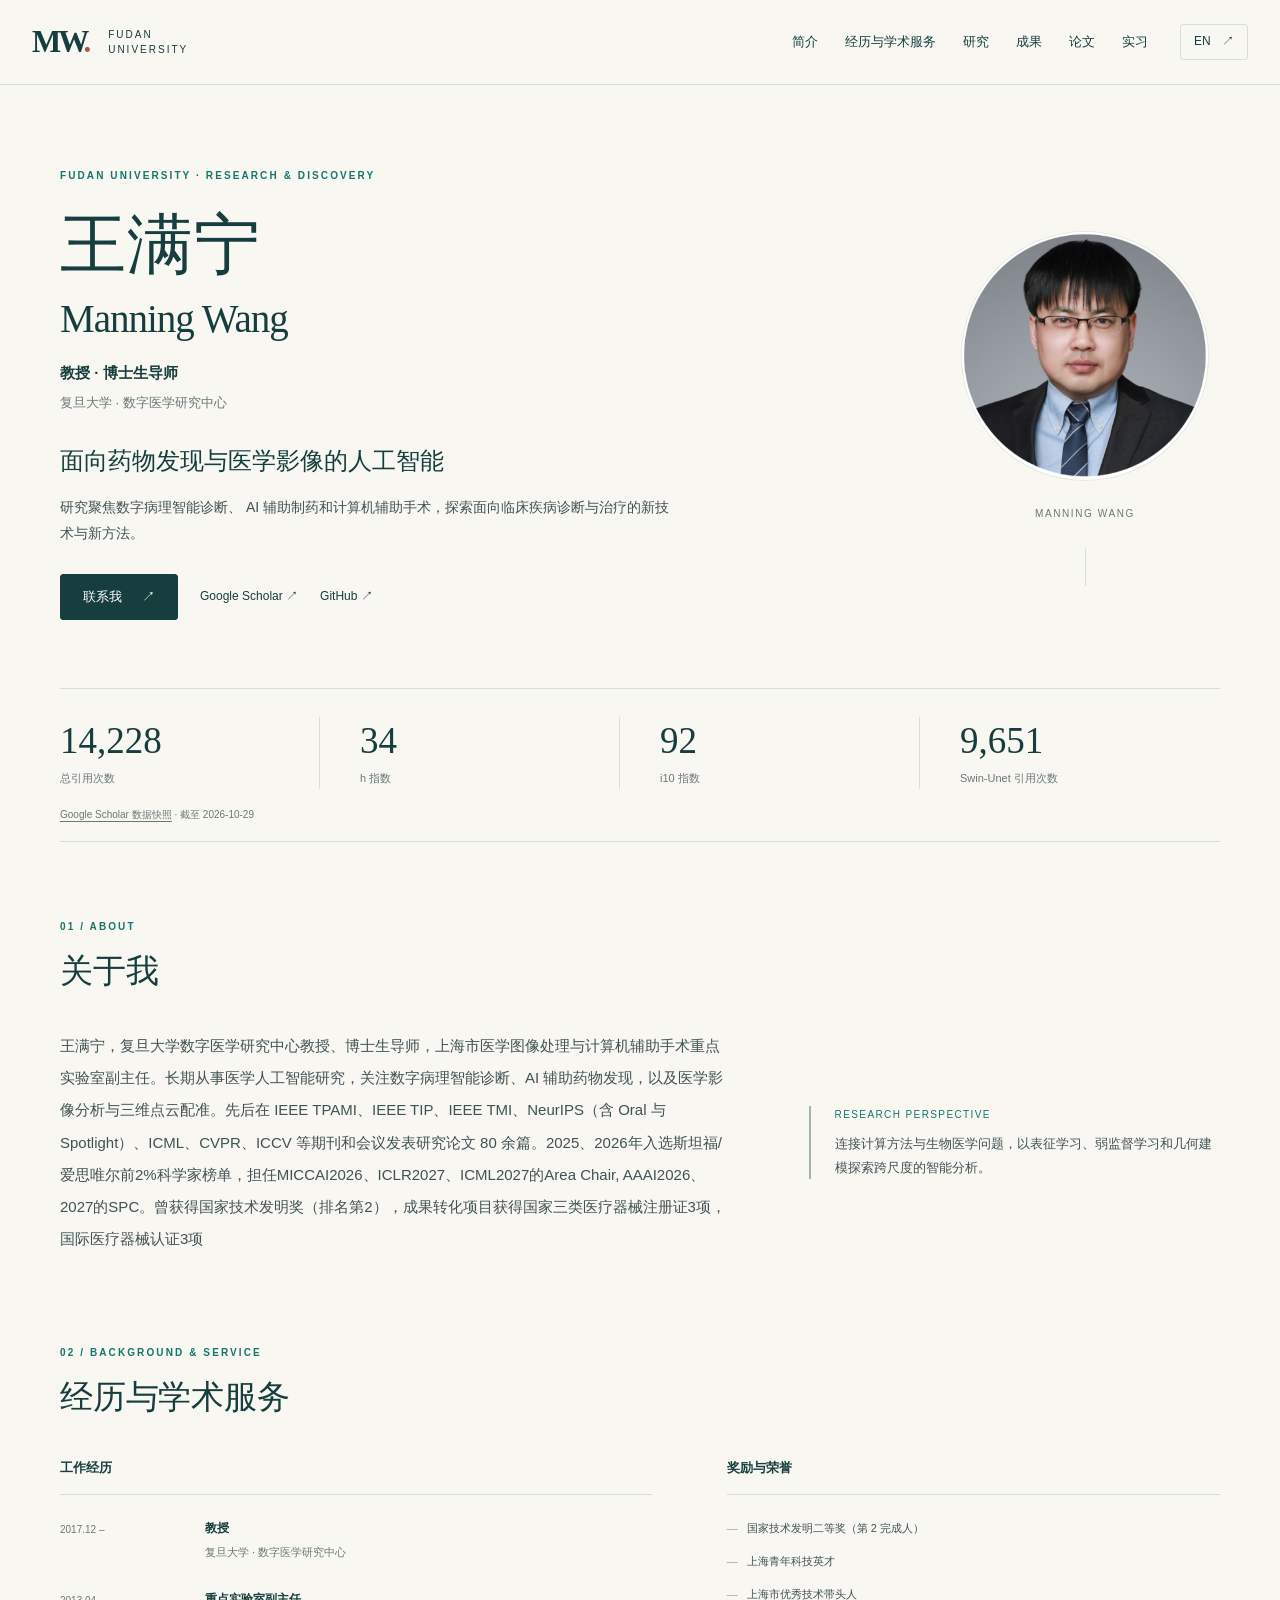
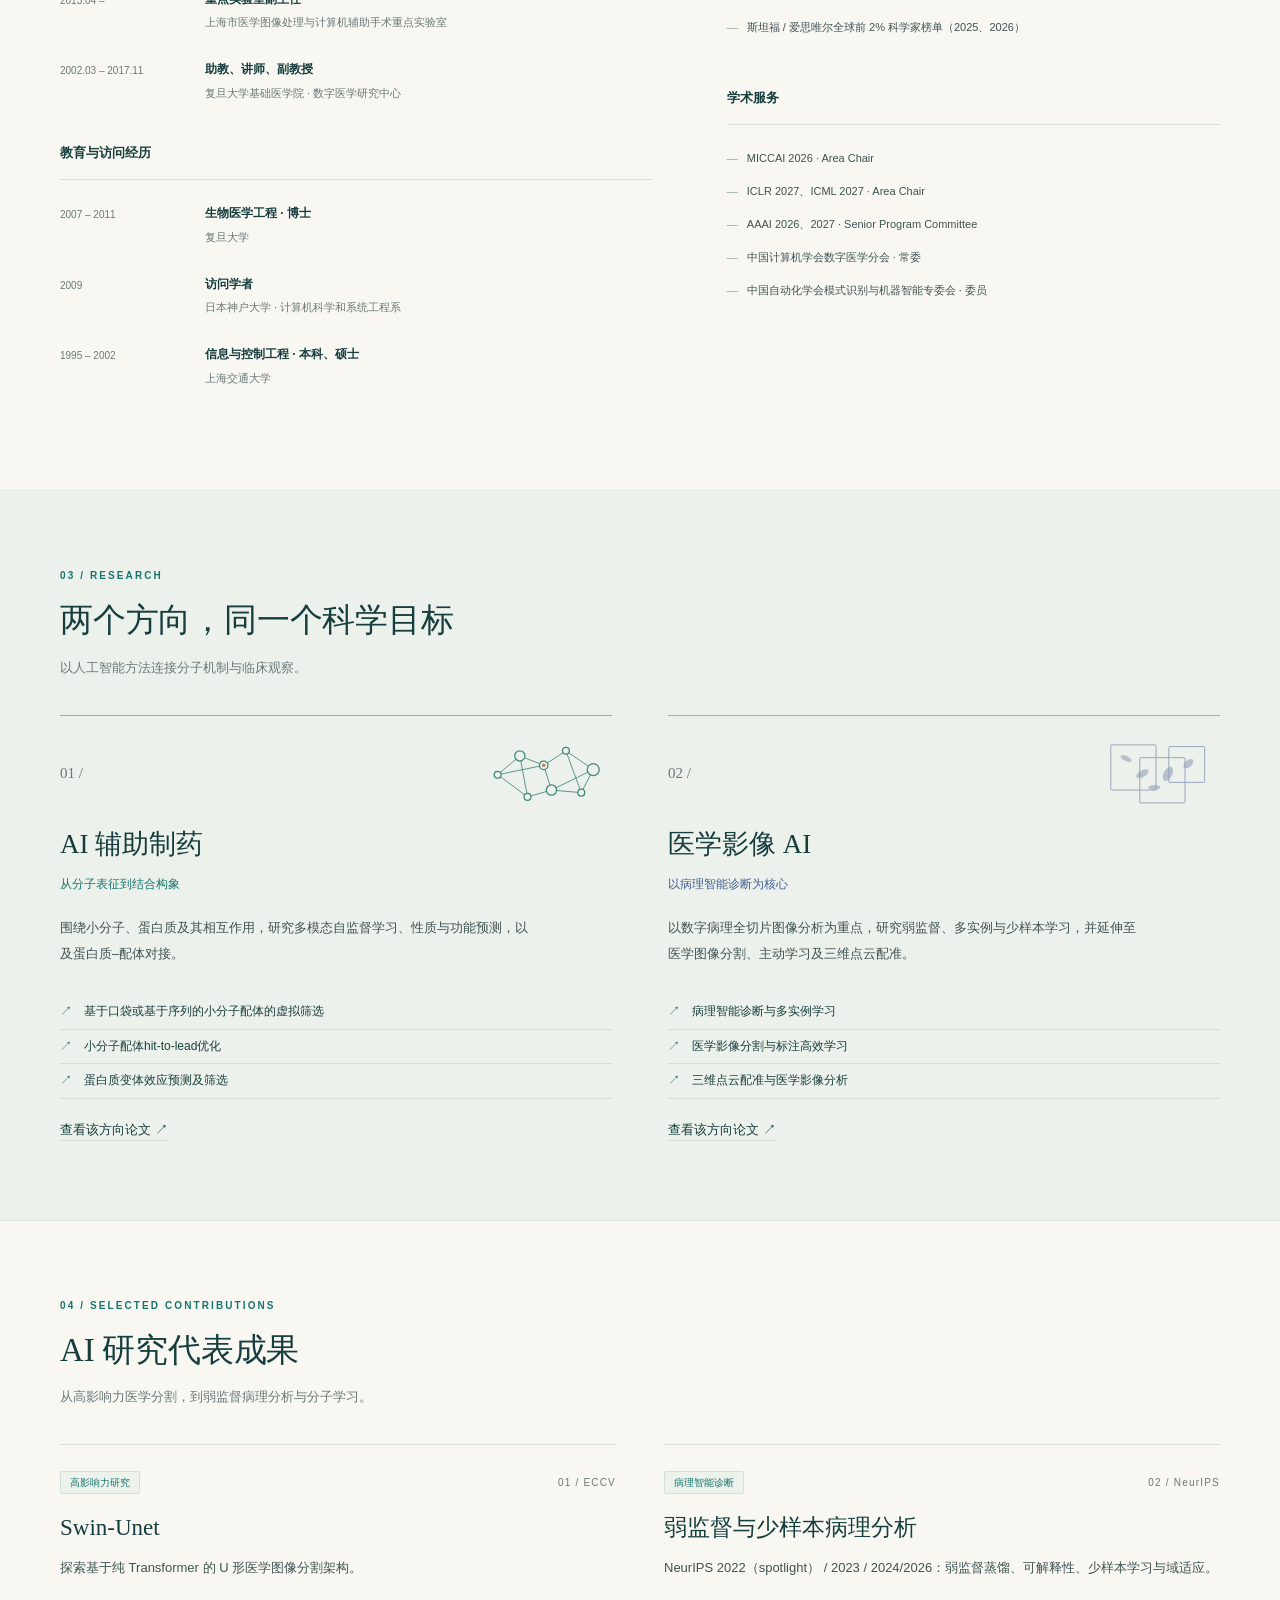
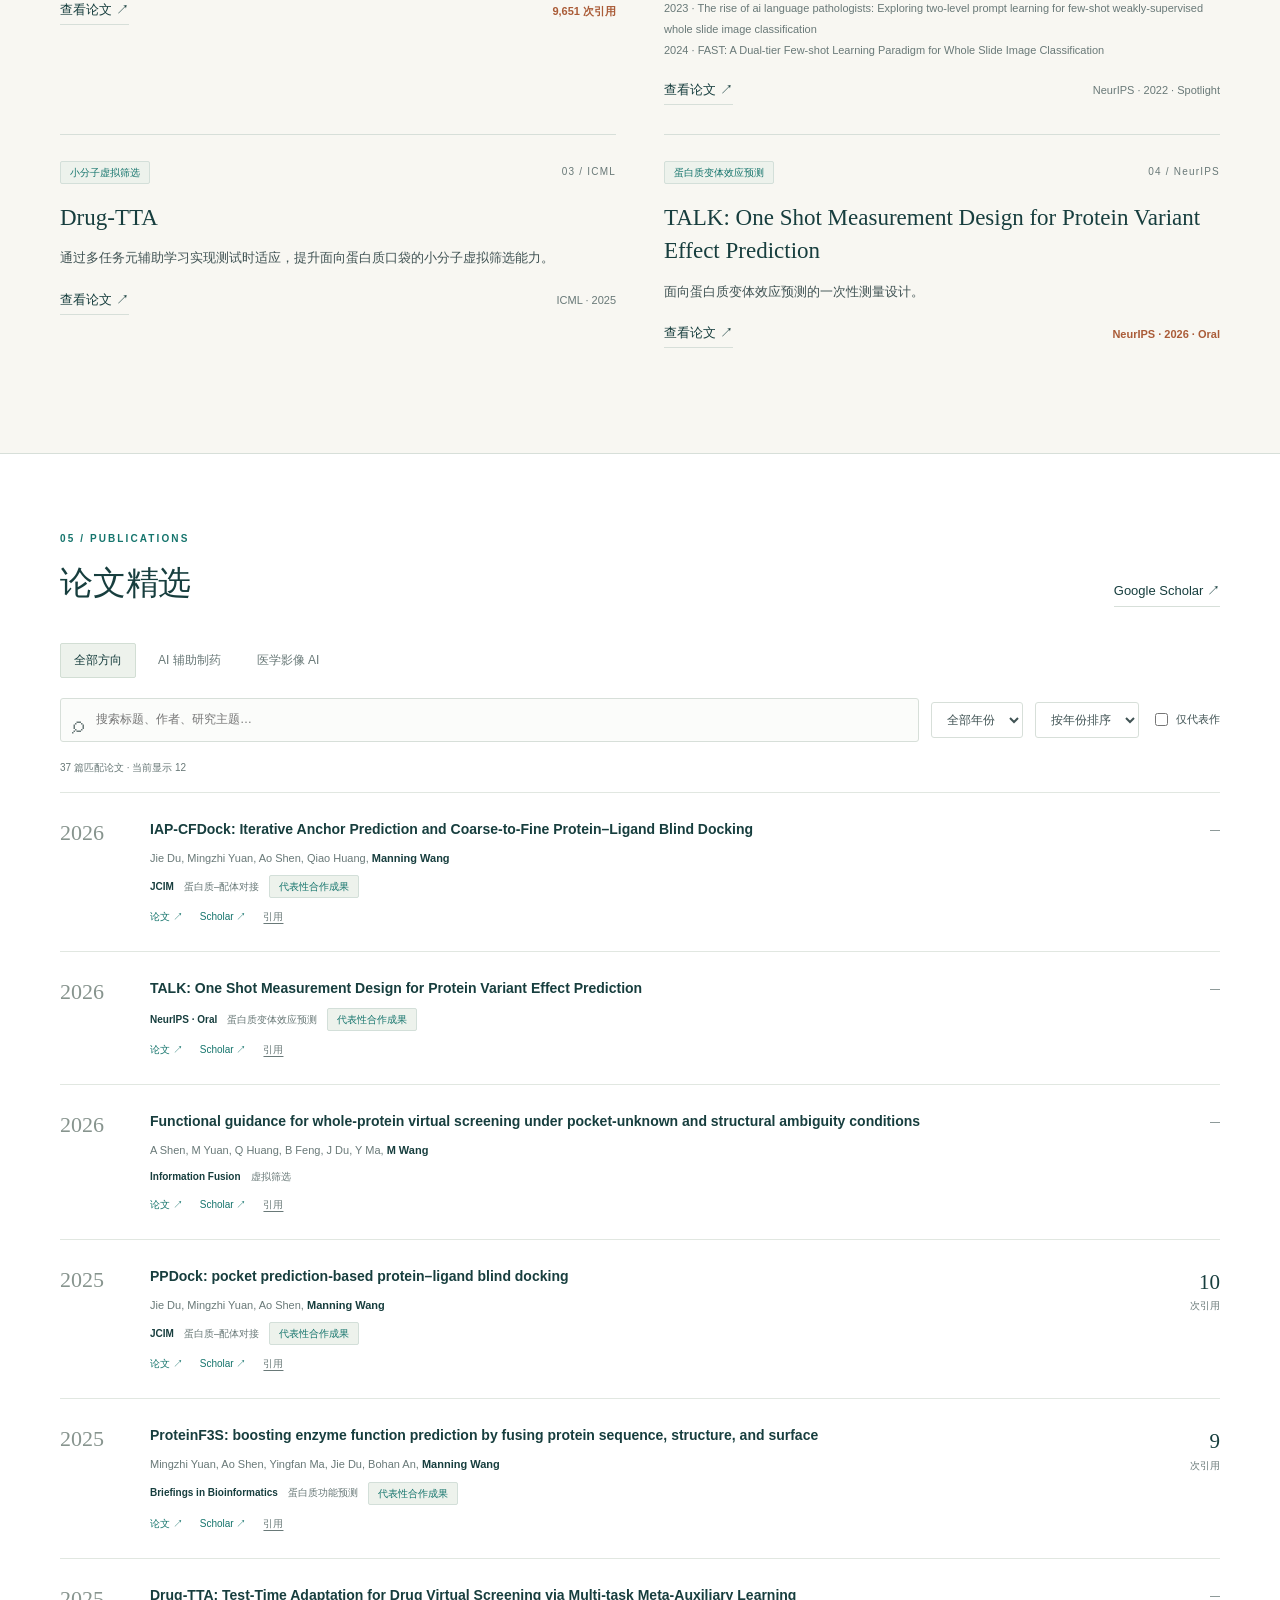
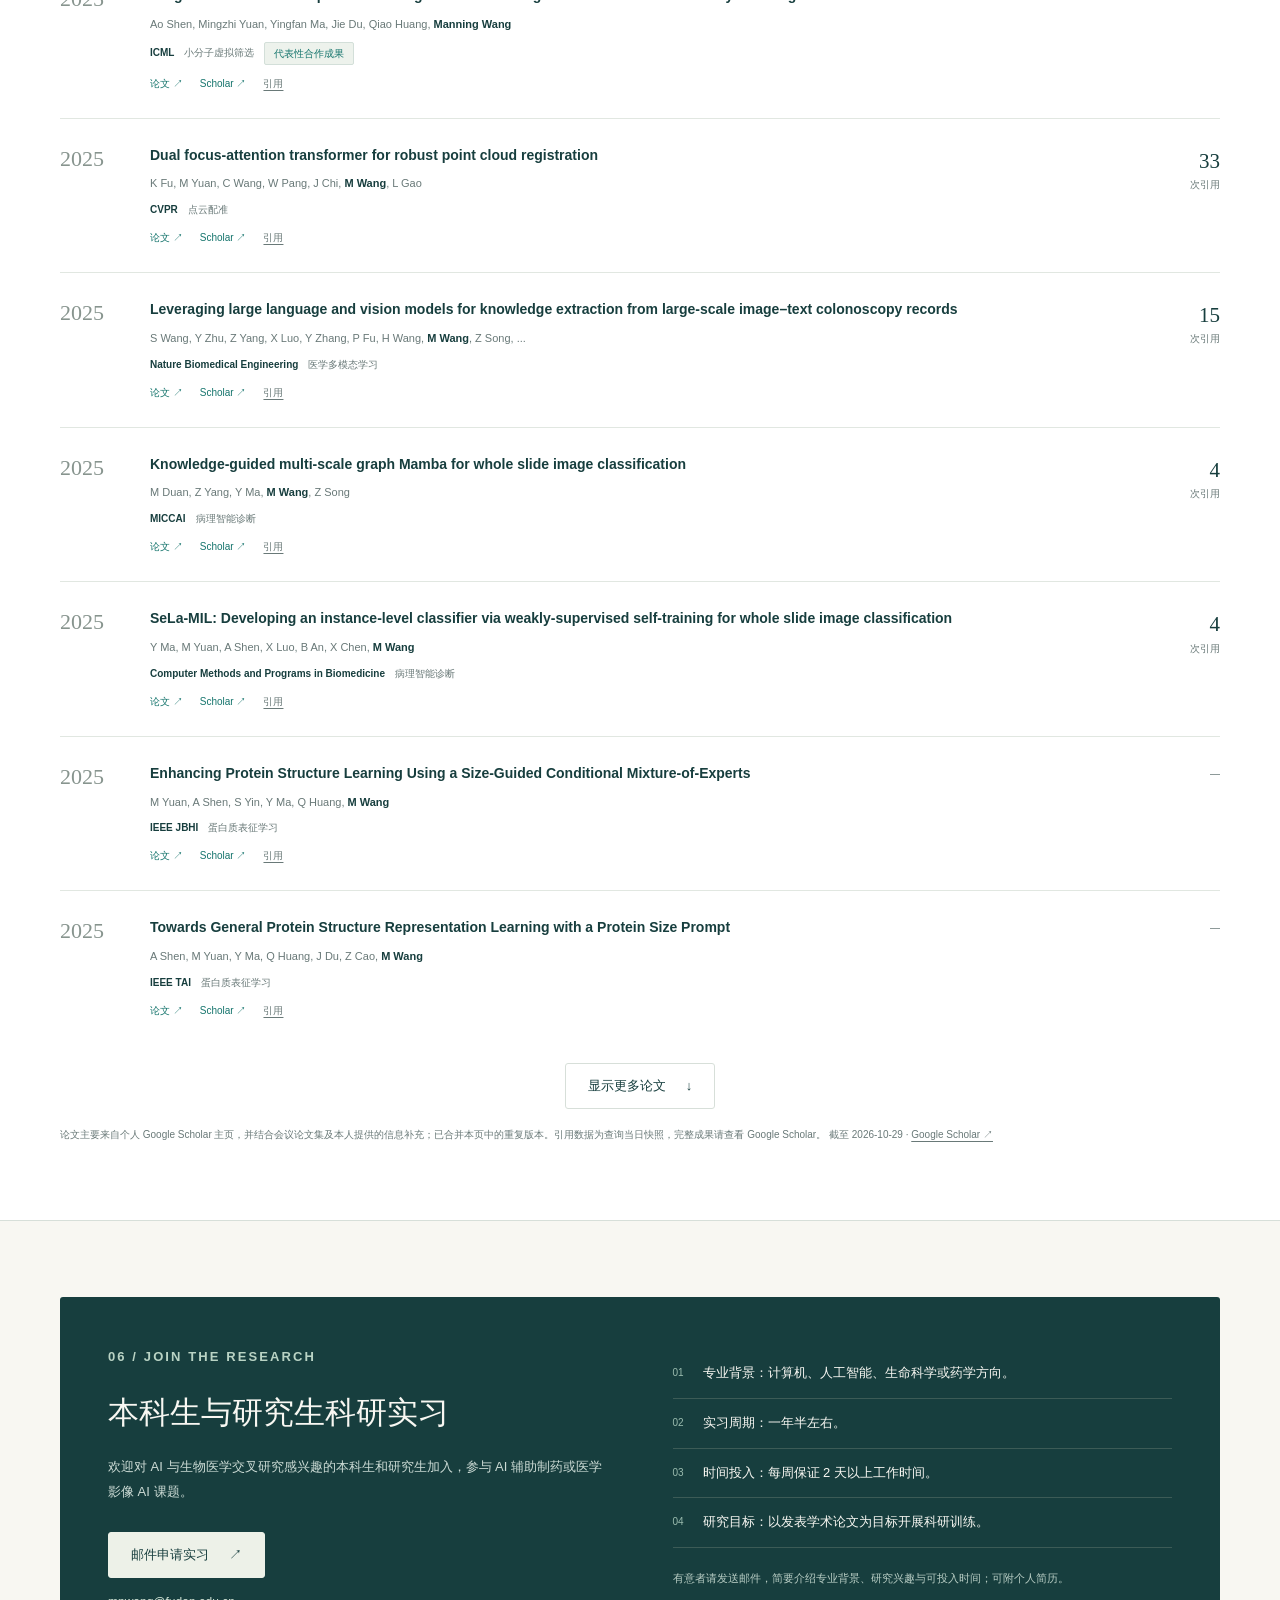
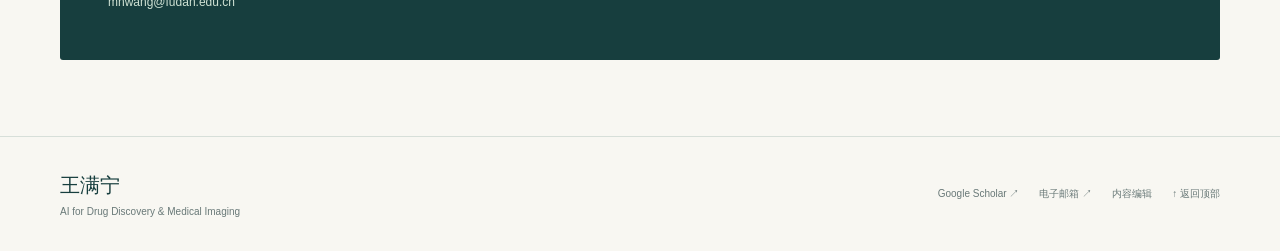
<file: index.html>
<!doctype html>
<html lang="zh-CN">
<head>
  <meta charset="utf-8"><meta name="viewport" content="width=device-width, initial-scale=1">
  <meta name="description" content="王满宁，复旦大学教授、博士生导师。研究方向：AI 辅助制药、蛋白质与分子表征学习、病理智能诊断、医学影像 AI。Manning Wang, Fudan University.">
  <meta name="theme-color" content="#173e3e"><meta property="og:title" content="王满宁 Manning Wang · 复旦大学 Fudan University">
  <meta property="og:description" content="AI for Drug Discovery & Medical Imaging · AI 辅助制药与医学影像 AI">
  <meta property="og:type" content="website"><title>王满宁 Manning Wang · 复旦大学 Fudan University</title>
  <link rel="icon" href="assets/favicon.svg" type="image/svg+xml"><link rel="stylesheet" href="styles.css">
  <script type="application/ld+json">{"@context":"https://schema.org","@type":"Person","name":"Manning Wang","alternateName":"王满宁","jobTitle":"Professor","affiliation":{"@type":"Organization","name":"Fudan University"},"email":"mnwang@fudan.edu.cn","sameAs":["https://scholar.google.com/citations?user=6I8hSp8AAAAJ","https://github.com/manningWang"],"knowsAbout":["AI-assisted drug discovery","Computational pathology","Medical image analysis","Point cloud registration"]}</script>
  <script src="content.js" defer></script><script src="app.js" defer></script>
</head>
<body>
  <a class="skip-link" href="#main">跳转至正文 / Skip to content</a>
  <header class="site-header"><div class="header-inner"><a class="brand" href="#" aria-label="王满宁 Manning Wang 首页"><span class="monogram">MW<span>.</span></span><span class="brand-note">FUDAN UNIVERSITY</span></a><nav id="navigation" aria-label="主导航"></nav><button id="language" class="lang-button" type="button" aria-label="Switch to English">EN <span aria-hidden="true">↗</span></button></div></header>
  <div id="preview-banner" class="preview-banner" hidden>本地编辑预览，尚未发布。<a href="editor.html">返回编辑器</a></div>
  <main id="main">
    <section class="hero wrap" id="hero"><div><p class="eyebrow">FUDAN UNIVERSITY · RESEARCH & DISCOVERY</p><h1>王满宁 <span>Manning Wang</span></h1><p>复旦大学数字医学研究中心教授、博士生导师</p><h2>面向药物发现与医学影像的人工智能</h2><p>AI 辅助制药 · 病理智能诊断 · 医学影像分析</p></div><img class="portrait" src="assets/portrait.png" width="396" height="398" alt="王满宁教授"></section>
    <section class="impact wrap" id="impact" aria-label="学术影响力"></section>
    <section class="section wrap" id="about"><div class="section-heading"><p class="eyebrow">01 / ABOUT</p><h2 data-i18n="about">关于我</h2></div><div id="biography"></div></section>
    <section class="section wrap background-section" id="background"><div class="section-heading"><p class="eyebrow">02 / BACKGROUND & SERVICE</p><h2 data-i18n="background">经历与学术服务</h2></div><div id="background-content"></div></section>
    <section class="section research-section" id="research"><div class="wrap"><div class="section-heading"><p class="eyebrow">03 / RESEARCH</p><h2 data-i18n="research">两个方向，同一个科学目标</h2><p data-i18n="researchIntro">以人工智能方法连接分子机制与临床观察。</p></div><div class="research-grid" id="directions"></div></div></section>
    <section class="section wrap" id="highlights"><div class="section-heading"><p class="eyebrow">04 / SELECTED CONTRIBUTIONS</p><h2 data-i18n="contributions">AI 研究代表成果</h2><p data-i18n="contributionsIntro">从高影响力医学分割，到弱监督病理分析与分子学习。</p></div><div class="highlight-grid" id="featured"></div></section>
    <section class="section publications-section" id="publications"><div class="wrap"><div class="section-heading heading-row"><div><p class="eyebrow">05 / PUBLICATIONS</p><h2 data-i18n="publications">论文精选</h2></div><a class="text-link" id="all-scholar" href="https://scholar.google.com/citations?user=6I8hSp8AAAAJ&hl=en" target="_blank" rel="noopener noreferrer">Google Scholar ↗</a></div><div id="publication-controls"></div><div id="publication-list"></div><div id="publication-more"></div><p class="source-note" id="publication-source"></p></div></section>
    <section class="section wrap" id="join"><div id="internship" class="internship"></div></section>
  </main>
  <footer class="site-footer"><div class="wrap" id="footer"></div></footer>
  <dialog id="citation-dialog" aria-labelledby="citation-title"><div class="dialog-heading"><h2 id="citation-title">引用 / Citation</h2><button id="close-dialog" aria-label="关闭 / Close">×</button></div><textarea id="citation-text" readonly rows="7" aria-label="引用文本 / Citation text"></textarea><button id="copy-citation" class="button">复制 / Copy</button><p id="copy-status" role="status"></p></dialog>
  <noscript><p class="wrap">请启用 JavaScript 查看完整双语主页与论文筛选功能。Please enable JavaScript for the full bilingual website. <a href="https://scholar.google.com/citations?user=6I8hSp8AAAAJ">Google Scholar</a> · <a href="mailto:mnwang@fudan.edu.cn">mnwang@fudan.edu.cn</a></p></noscript>
</body></html>
</file>
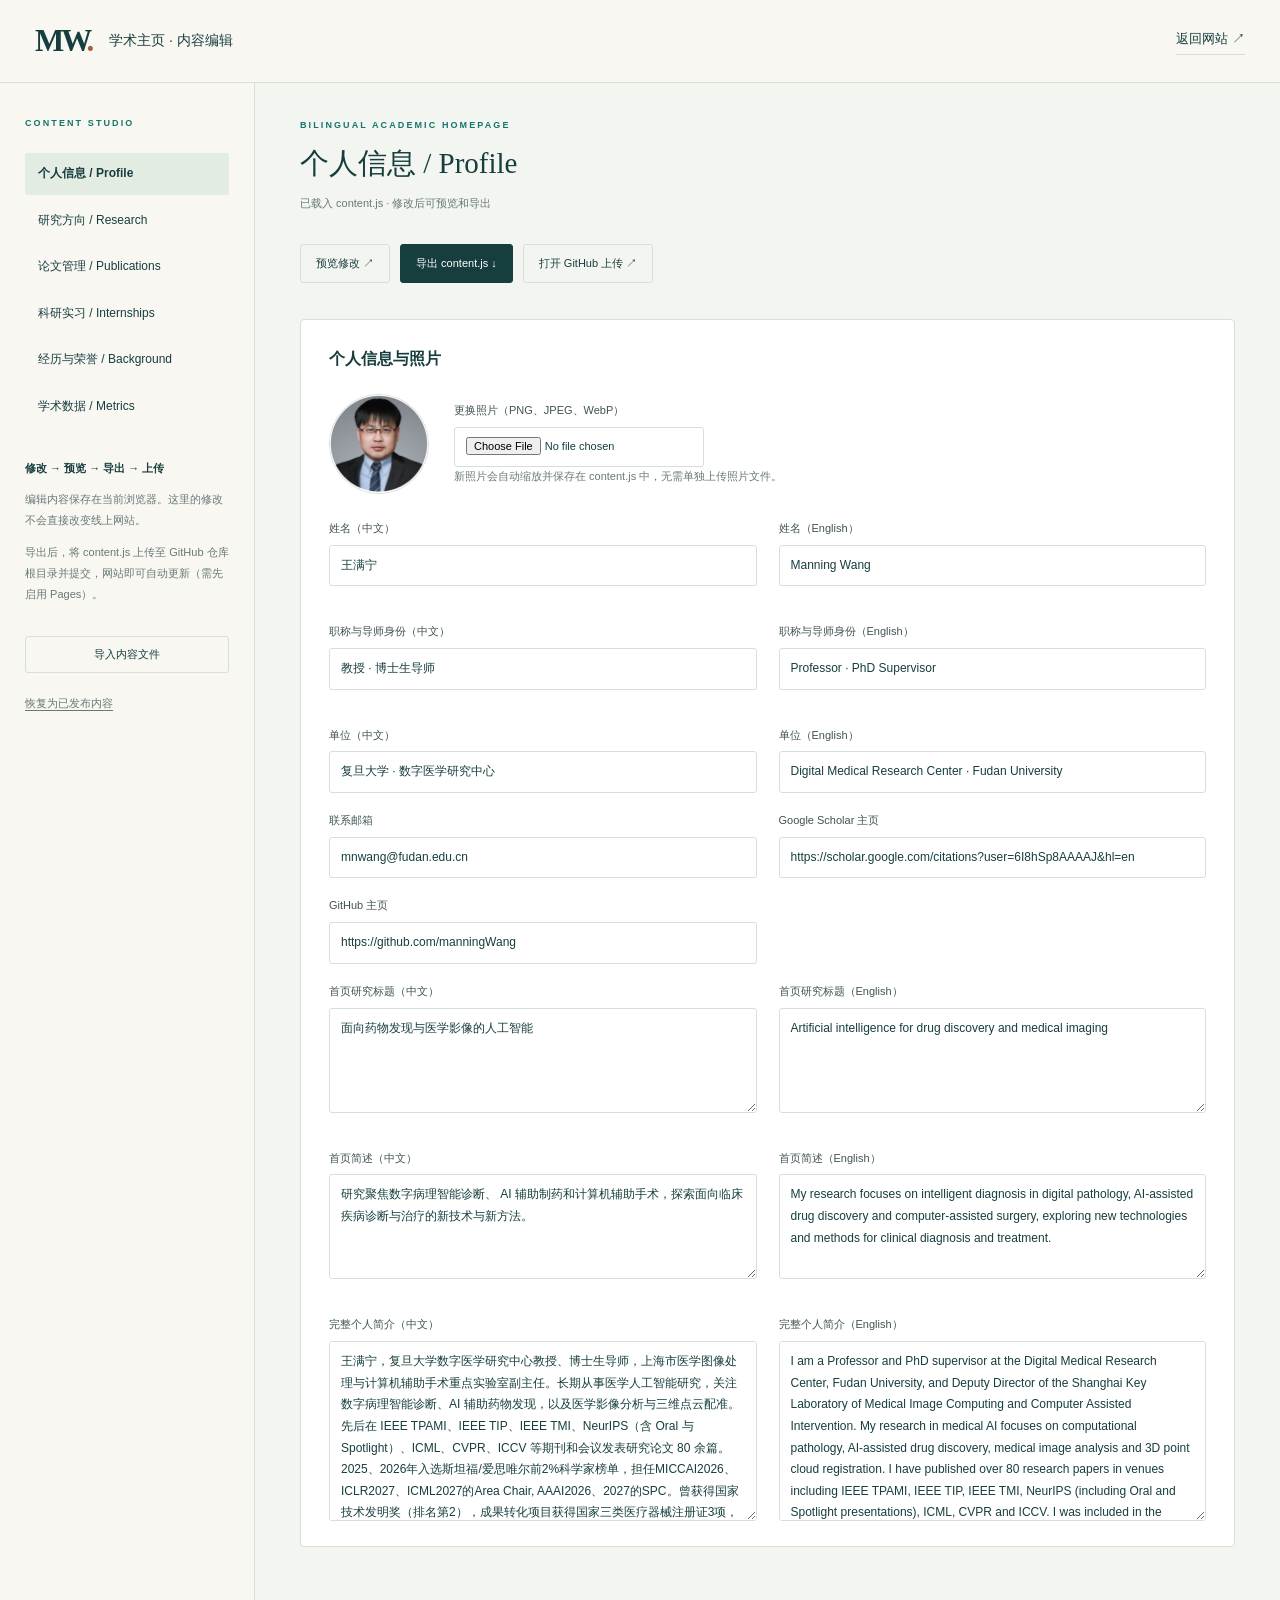
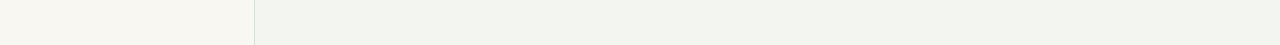
<file: editor.html>
<!doctype html><html lang="zh-CN"><head><meta charset="utf-8"><meta name="viewport" content="width=device-width,initial-scale=1"><meta name="robots" content="noindex,nofollow"><title>内容编辑 · 王满宁学术主页</title><link rel="icon" href="assets/favicon.svg"><link rel="stylesheet" href="styles.css"><link rel="stylesheet" href="editor.css"><script src="content.js" defer></script><script src="editor.js" defer></script></head><body class="editor-body">
<header class="editor-header"><a href="index.html" class="editor-brand"><span class="monogram">MW<span>.</span></span> 学术主页 · 内容编辑</a><a class="text-link" href="index.html">返回网站 ↗</a></header>
<div class="editor-shell"><aside class="editor-sidebar"><p class="eyebrow">CONTENT STUDIO</p><nav id="editor-tabs" aria-label="编辑分类"></nav><div class="editor-help"><strong>修改 → 预览 → 导出 → 上传</strong><p>编辑内容保存在当前浏览器。这里的修改不会直接改变线上网站。</p><p>导出后，将 <b>content.js</b> 上传至 GitHub 仓库根目录并提交，网站即可自动更新（需先启用 Pages）。</p></div><button id="import-button" class="button secondary">导入内容文件</button><input id="import-file" type="file" accept=".js,.json" hidden><button id="restore-button" class="link-button restore-button">恢复为已发布内容</button></aside>
<main class="editor-main"><div class="editor-title-row"><div><p class="eyebrow">BILINGUAL ACADEMIC HOMEPAGE</p><h1 id="editor-title">个人信息</h1><p id="draft-status" role="status">正在读取内容…</p></div></div><div class="editor-actions"><button id="preview-button" class="button secondary">预览修改 ↗</button><button id="export-button" class="button">导出 content.js ↓</button><a class="button secondary" href="https://github.com/manningWang/homepage/upload/main" target="_blank" rel="noopener noreferrer">打开 GitHub 上传 ↗</a></div><div id="editor-feedback" role="status" aria-live="polite"></div><div id="editor-form"></div></main></div>
<dialog id="confirm-dialog"><h2>恢复已发布内容？</h2><p>当前浏览器中的草稿将被已加载的 content.js 替换。建议先导出一份备份。</p><div class="editor-actions"><button id="cancel-restore" class="button secondary">保留草稿</button><button id="confirm-restore" class="button">恢复内容</button></div></dialog>
<noscript>请启用 JavaScript 使用表单编辑器。</noscript></body></html>
</file>
<file: styles.css>
@charset "UTF-8";
:root{--paper:#f8f7f2;--ink:#173e3e;--body:#405354;--muted:#697978;--line:#d7dfd9;--white:#fff;--teal:#16756d;--rust:#aa5c38;--blue:#435f91;--serif:Georgia,'Times New Roman','Songti SC','Noto Serif CJK SC',SimSun,serif;--sans:Inter,'Segoe UI','Microsoft YaHei','PingFang SC',Arial,sans-serif}
*{box-sizing:border-box}html{scroll-behavior:smooth;scroll-padding-top:96px}body{margin:0;background:var(--paper);color:var(--ink);font-family:var(--sans);font-size:16px;line-height:1.8;-webkit-font-smoothing:antialiased}a{color:inherit;text-decoration:none}button,input,select,textarea{font:inherit}button,a,input,select,textarea{touch-action:manipulation}button{cursor:pointer}a:focus-visible,button:focus-visible,input:focus-visible,select:focus-visible,textarea:focus-visible{outline:3px solid var(--rust);outline-offset:5px}a:hover{color:var(--teal)}button{color:inherit}.wrap{width:min(1160px,calc(100% - 96px));margin-inline:auto}.site-header{position:sticky;top:0;z-index:20;background:rgba(248,247,242,.97);border-bottom:1px solid var(--line)}.header-inner{width:min(1320px,calc(100% - 64px));margin:auto;display:flex;align-items:center;min-height:84px;gap:32px}.brand{display:flex;align-items:center;gap:20px;margin-right:auto}.monogram{font-family:var(--serif);font-size:31px;font-weight:bold;letter-spacing:-3px}.monogram span{color:var(--rust)}.brand-note{font-size:10px;letter-spacing:2px;line-height:1.5;max-width:90px}nav{display:flex;gap:27px;font-size:13px}nav a{white-space:nowrap}.lang-button{background:none;border:1px solid var(--line);border-radius:3px;padding:6px 13px;font-size:12px;white-space:nowrap}.lang-button span{margin-left:8px}.skip-link{position:fixed;left:16px;top:-90px;padding:12px;background:white;z-index:100}.skip-link:focus{top:10px}.eyebrow{font-size:10px;font-weight:650;letter-spacing:2.1px;color:var(--teal);margin:0 0 22px}.hero{padding-top:82px;padding-bottom:68px;display:grid;grid-template-columns:1fr 270px;gap:85px;align-items:center}.hero h1{font-family:var(--serif);font-weight:500;font-size:66px;letter-spacing:1px;line-height:1.15;margin:0 0 13px}.hero h1 span{display:block;font-size:39px;letter-spacing:-1px;line-height:1.35;margin-top:10px}.hero .identity{font-size:15px;margin:0 0 5px;font-weight:600}.affiliation{font-size:13px;color:var(--muted);margin:0 0 28px}.hero h2{font-size:24px;font-family:var(--serif);font-weight:500;line-height:1.6;max-width:640px;margin:24px 0 15px}.hero .lede{font-size:14px;color:var(--body);max-width:610px;margin:0 0 28px}.hero-links{display:flex;align-items:center;flex-wrap:wrap;gap:22px;font-size:12px}.button{display:inline-flex;align-items:center;justify-content:center;gap:20px;padding:11px 22px;border:1px solid var(--ink);border-radius:3px;background:var(--ink);color:white;font-size:13px;font-weight:500;line-height:1.7}.button:hover{background:var(--teal);border-color:var(--teal);color:white}.button.secondary{background:transparent;color:var(--ink);border-color:var(--line)}.button.secondary:hover{border-color:var(--teal)}.text-link{font-size:13px;border-bottom:1px solid var(--line);padding-bottom:3px}.hero-photo{position:relative;text-align:center;padding-top:30px}.portrait{display:block;width:248px;height:250px;object-fit:cover;border-radius:50%;margin:auto;border:1px solid #e5e8e3}.photo-caption{font-size:10px;letter-spacing:1.6px;color:var(--muted);margin-top:24px}.photo-decor{width:1px;height:38px;background:var(--line);margin:25px auto 0}.impact{border-top:1px solid var(--line);border-bottom:1px solid var(--line);padding:28px 0 17px}.metric-grid{display:grid;grid-template-columns:repeat(4,1fr);gap:40px}.metric{border-right:1px solid var(--line)}.metric:last-child{border:0}.metric strong{font-family:var(--serif);font-weight:400;font-size:37px;line-height:1.3;display:block;font-variant-numeric:tabular-nums}.metric span{font-size:11px;color:var(--muted);display:block;margin-top:4px}.metric small{font-size:10px}.source-note{color:var(--muted);font-size:10px;line-height:1.8;margin:17px 0 0}.source-note a{text-decoration:underline;text-underline-offset:3px}.section{padding-top:76px;padding-bottom:76px}.section-heading{margin-bottom:36px}.section-heading .eyebrow{margin-bottom:12px}.section-heading h2{font-family:var(--serif);font-weight:500;font-size:33px;line-height:1.4;margin:0;letter-spacing:-.2px}.section-heading>p:last-child:not(.eyebrow){font-size:13px;color:var(--muted);margin-top:12px}.heading-row{display:flex;align-items:end;justify-content:space-between;gap:30px}.about-content{display:grid;grid-template-columns:1.3fr .8fr;gap:80px}.bio-text{margin:0;font-size:15px;line-height:2.15;color:var(--body)}.about-note{border-left:2px solid #a0b6a6;padding-left:24px;align-self:center}.about-note p{margin:0;font-size:13px;color:var(--body)}.about-note .label{font-size:10px;letter-spacing:1.4px;color:var(--teal);margin-bottom:8px}.research-section{background:#edf1eb;border-top:1px solid #e2e8df;border-bottom:1px solid #e2e8df}.research-grid{display:grid;grid-template-columns:1fr 1fr;gap:56px}.research-panel{position:relative;padding-top:24px;border-top:1px solid #9bb1a1}.research-panel.medical{border-color:#a2b0c4}.research-top{display:flex;justify-content:space-between;gap:20px;align-items:center;margin-bottom:14px}.research-number{font-family:var(--serif);font-size:15px;color:var(--muted)}.research-panel h3{font-family:var(--serif);font-size:27px;font-weight:500;margin:0 0 5px}.research-panel .subtitle{font-size:12px;color:var(--teal);margin:0 0 20px}.research-panel.medical .subtitle{color:var(--blue)}.research-panel p.description{font-size:13px;color:var(--body);max-width:480px;line-height:1.95}.research-panel ul{padding:16px 0 16px;list-style:none;margin:0;font-size:12px}.research-panel li{padding:6px 0;border-bottom:1px solid #d9e1d6;display:flex;gap:12px}.research-panel li:before{content:'↗';color:var(--teal)}.research-art{width:128px;height:66px;opacity:.85}.highlight-grid{display:grid;grid-template-columns:1fr 1fr;gap:0 48px}.highlight{padding:26px 0 29px;border-top:1px solid var(--line)}.highlight-meta{display:flex;align-items:center;justify-content:space-between;gap:15px;margin-bottom:17px}.pill{display:inline-block;border:1px solid #d3dfd9;color:var(--teal);background:#edf2ec;padding:2px 9px;border-radius:2px;font-size:10px;line-height:1.7}.highlight-index{font-size:10px;color:var(--muted);letter-spacing:1.2px}.highlight h3{font-family:var(--serif);font-size:23px;line-height:1.45;font-weight:500;margin:0 0 12px}.highlight p{font-size:13px;color:var(--body);margin:0 0 18px}.highlight .highlight-bottom{display:flex;align-items:center;justify-content:space-between;font-size:11px;gap:20px}.citation-badge{color:var(--rust);font-size:11px;font-weight:600}.mini-works{font-size:11px;color:var(--muted);line-height:1.9;margin:0 0 17px;padding:0;list-style:none}.publications-section{background:#fff;border-top:1px solid var(--line);border-bottom:1px solid var(--line)}.filter-top{display:flex;align-items:center;justify-content:space-between;gap:24px;margin-bottom:20px}.tabs{display:flex;gap:8px;flex-wrap:wrap}.tab{border:1px solid transparent;background:transparent;padding:6px 13px;border-radius:2px;font-size:12px;color:var(--muted)}.tab.active{color:var(--ink);background:#edf2ec;border-color:#d2ded4}.filter-inputs{display:flex;gap:12px;align-items:center;flex-wrap:wrap;margin:0 0 17px}.search-wrap{position:relative;flex:1;min-width:210px}.search-wrap input{width:100%;border:1px solid var(--line);border-radius:3px;padding:10px 13px 10px 35px;background:#fbfcfa;color:var(--ink);font-size:12px}.search-wrap:before{content:'⌕';position:absolute;left:12px;top:4px;font-size:24px;color:var(--muted)}select{border:1px solid var(--line);padding:9px 11px;border-radius:3px;font-size:12px;color:var(--body);background:white;max-width:100%}.check-label{font-size:11px;white-space:nowrap;color:var(--body);display:flex;align-items:center;gap:5px}.check-label input{accent-color:var(--teal)}.result-count{font-size:10px;color:var(--muted);min-height:23px;margin-bottom:10px}.paper{display:grid;grid-template-columns:70px 1fr 64px;gap:20px;border-top:1px solid #e1e7e1;padding:25px 0}.paper-year{font-family:var(--serif);font-size:22px;line-height:1.4;color:#87948e}.paper h3{font-size:14px;font-weight:550;line-height:1.7;margin:0 0 7px;max-width:875px}.authors{font-size:11px;color:var(--muted);margin:0 0 7px;line-height:1.8}.authors strong{color:var(--ink);font-weight:650}.venue-row{display:flex;align-items:center;gap:10px;flex-wrap:wrap;font-size:10px}.venue{font-weight:650}.topic{color:var(--muted)}.paper-links{margin-top:10px;display:flex;gap:17px;align-items:center;font-size:10px}.paper-links a{color:var(--teal)}.link-button{background:none;border:0;padding:0;font-size:inherit;color:var(--muted);text-decoration:underline;text-underline-offset:3px}.paper-cites{text-align:right;font-size:10px;color:var(--muted);padding-top:3px}.paper-cites strong{display:block;font-family:var(--serif);font-weight:400;font-size:21px;line-height:1.4;color:var(--ink)}#publication-more{text-align:center;margin-top:18px}.empty-state{padding:45px 0;text-align:center;border-top:1px solid var(--line);font-size:14px}.empty-state button{margin-top:16px}.internship{background:var(--ink);color:var(--paper);display:grid;grid-template-columns:1fr 1fr;gap:65px;padding:47px 48px;border-radius:3px;position:relative;overflow:hidden}.internship .eyebrow{color:#b9d3c4}.internship h2{font-family:var(--serif);font-size:31px;line-height:1.5;font-weight:500;margin:0 0 18px}.internship p{font-size:13px;color:#ccdbd5;line-height:1.95;margin:0 0 20px}.internship .button{background:#edf1e8;color:var(--ink);border-color:#edf1e8;margin:7px 0 14px}.internship .email{display:block;font-size:12px;color:#d0e2d4}.internship ul{padding:0;list-style:none;margin:5px 0 20px;counter-reset:req}.internship li{border-bottom:1px solid #3c5b56;padding:12px 0 12px 30px;font-size:13px;position:relative;line-height:1.9;counter-increment:req}.internship li:before{content:'0' counter(req);position:absolute;left:0;top:14px;font-size:10px;color:#9bbcaf}.internship p.application-note{font-size:11px;color:#b8cdc4}.background-section{padding-top:12px}.background-grid{display:grid;grid-template-columns:1.2fr 1fr;gap:75px}.background-grid h3{font-size:13px;font-weight:650;border-bottom:1px solid var(--line);padding-bottom:15px;margin:0 0 23px}.timeline-item{display:grid;grid-template-columns:130px 1fr;gap:15px;margin-bottom:24px;font-size:11px}.timeline-item time{color:var(--muted);font-size:10px;padding-top:3px}.timeline-item strong{display:block;font-size:12px;font-weight:600}.timeline-item p{margin:2px 0;color:var(--muted);font-size:11px;line-height:1.9}.list-simple{list-style:none;padding:0;margin:0 0 36px;font-size:11px;line-height:1.9}.list-simple li{padding:0 0 12px;color:var(--body)}.list-simple li:before{content:'—';margin-right:9px;color:#94a89a}.background-grid .education-title{margin-top:35px}.site-footer{border-top:1px solid var(--line);padding:30px 0}.site-footer>.wrap{display:flex;align-items:center;justify-content:space-between;gap:20px;font-size:10px;color:var(--muted)}.footer-name{font-family:var(--serif);font-size:20px;color:var(--ink)}.footer-links{display:flex;gap:20px}.footer-note{font-size:10px}dialog{width:min(650px,calc(100% - 40px));border:1px solid var(--line);border-radius:5px;padding:28px;background:var(--paper);color:var(--ink)}dialog::backdrop{background:#102c2bb3}.dialog-heading{display:flex;align-items:center;justify-content:space-between;gap:20px}.dialog-heading h2{font-size:20px;font-family:var(--serif)}.dialog-heading button{border:0;background:none;font-size:25px}dialog textarea{width:100%;padding:15px;resize:vertical;border:1px solid var(--line);font-size:12px;color:var(--body);line-height:1.9;margin:12px 0 18px}#copy-status{font-size:12px}.preview-banner{background:#f9e9ce;color:#724d1a;text-align:center;padding:8px 20px;font-size:12px}.preview-banner a{text-decoration:underline;margin-left:10px}[hidden]{display:none!important}
.sr-only{position:absolute;width:1px;height:1px;padding:0;margin:-1px;overflow:hidden;clip:rect(0,0,0,0);white-space:nowrap;border:0}
@media(min-width:1450px){.hero{padding-top:100px;padding-bottom:82px}}
@media(max-width:1000px){.wrap{width:calc(100% - 64px)}.header-inner{gap:20px}.brand-note{display:none}nav{gap:20px}.hero{gap:40px;grid-template-columns:1fr 220px;padding-top:62px}.portrait{width:205px;height:207px}.hero h1{font-size:56px}.hero h1 span{font-size:34px}.hero h2{font-size:22px}.about-content{gap:40px}.research-grid{gap:32px}.internship{padding:36px;gap:40px}.background-grid{gap:40px}.timeline-item{grid-template-columns:104px 1fr}.hero-links{gap:15px}.highlight-grid{column-gap:32px}}
@media(max-width:720px){html{scroll-padding-top:120px}.wrap{width:calc(100% - 40px)}.header-inner{width:calc(100% - 40px);min-height:74px;flex-wrap:wrap;gap:0;padding:12px 0 10px}.brand{order:0}.monogram{font-size:28px}.lang-button{order:1;font-size:11px}.site-header nav{order:2;flex-basis:100%;justify-content:space-between;gap:10px;font-size:11px;padding-top:9px}nav a{padding:4px 0}.hero{position:relative;display:block;padding-top:38px;padding-bottom:37px}.hero .eyebrow{font-size:8px;letter-spacing:1.3px;margin-bottom:24px;max-width:250px}.hero h1{font-size:45px;max-width:calc(100% - 130px);min-height:119px;margin-bottom:13px}.hero h1 span{font-size:25px;letter-spacing:-.8px;margin-top:12px}.hero .identity{font-size:12px}.affiliation{font-size:11px;max-width:100%;margin-bottom:18px}.hero h2{font-size:22px;margin-top:22px;line-height:1.65}.hero .lede{font-size:12px;line-height:1.95}.hero-photo{position:absolute;right:0;top:79px;padding:0}.portrait{width:111px;height:112px}.photo-caption,.photo-decor{display:none}.hero-links{font-size:11px;gap:17px}.hero-links .button{padding:9px 14px;font-size:12px}.impact{padding:20px 0 16px}.metric-grid{grid-template-columns:1fr 1fr;gap:20px 22px}.metric:nth-child(2){border:0}.metric strong{font-size:31px}.metric span{font-size:10px}.source-note{font-size:9px}.section{padding-top:48px;padding-bottom:48px}.section-heading{margin-bottom:26px}.section-heading h2{font-size:27px}.section-heading .eyebrow{font-size:9px}.section-heading>p:last-child:not(.eyebrow){font-size:12px}.about-content{grid-template-columns:1fr;gap:25px}.bio-text{font-size:13px;line-height:2.05}.about-note{padding-left:18px}.about-note p{font-size:12px}.research-grid{grid-template-columns:1fr;gap:38px}.research-panel h3{font-size:25px}.research-panel p.description{font-size:12px}.research-art{width:110px;height:55px}.highlight-grid{grid-template-columns:1fr;gap:0}.highlight{padding:24px 0}.highlight h3{font-size:22px}.highlight p{font-size:12px}.heading-row{align-items:center;gap:15px}.heading-row .text-link{font-size:10px;white-space:nowrap}.filter-top{gap:12px;display:block}.tabs{gap:2px}.tab{font-size:11px;padding:6px 9px}.filter-inputs{gap:10px}.search-wrap{flex-basis:100%}.filter-inputs select{font-size:11px;padding:7px}.check-label{font-size:10px}.paper{grid-template-columns:42px 1fr;gap:12px;padding:22px 0}.paper-year{font-size:18px}.paper h3{font-size:12px}.paper-cites{grid-column:2;display:flex;gap:5px;align-items:center;text-align:left;padding-top:0;margin-top:-6px;font-size:9px}.paper-cites strong{font-family:var(--sans);font-size:10px}.authors{font-size:10px}.venue-row{font-size:9px;gap:7px}.paper-links{font-size:10px;gap:14px}.internship{grid-template-columns:1fr;gap:25px;padding:28px 23px}.internship h2{font-size:27px}.internship p{font-size:12px}.internship li{font-size:12px}.internship .eyebrow{font-size:9px}.background-grid{grid-template-columns:1fr;gap:28px}.background-section{padding-top:0}.timeline-item{grid-template-columns:110px 1fr;gap:12px}.site-footer>.wrap{align-items:start;flex-direction:column;gap:15px}.footer-name{font-size:20px}}
@media(prefers-reduced-motion:reduce){html{scroll-behavior:auto}}@media print{.site-header,.hero-links,#publication-controls,#publication-more,.paper-links,.button,.footer-links,.preview-banner{display:none!important}body{background:white;color:black}.wrap{width:100%}.section{padding:25px 0}.hero{padding:20px 0}.paper{break-inside:avoid}.internship{background:white;color:black;border:1px solid #aaa}.internship p,.internship li,.internship .email{color:black}.source-note{font-size:9px}}

/* Six navigation items retain the original styling; use two rows on phones. */
@media(max-width:720px){html{scroll-padding-top:154px}.site-header nav{display:grid;grid-template-columns:repeat(3,max-content);justify-content:space-between;row-gap:1px;column-gap:12px}}
</file>
<file: editor.css>
.editor-body{background:#f3f5f0}.editor-header{background:var(--paper);border-bottom:1px solid var(--line);display:flex;align-items:center;justify-content:space-between;gap:20px;padding:13px 35px}.editor-brand{display:flex;align-items:center;gap:18px;font-size:14px}.editor-shell{display:grid;grid-template-columns:255px 1fr;max-width:1460px;margin:auto;min-height:calc(100vh - 76px)}.editor-sidebar{padding:32px 25px;border-right:1px solid var(--line);background:var(--paper)}.editor-sidebar .eyebrow{font-size:9px}.editor-sidebar nav{display:flex;flex-direction:column;gap:5px}.editor-sidebar nav button{text-align:left;background:none;border:0;border-radius:3px;padding:10px 13px;font-size:12px}.editor-sidebar nav button.active{background:#e3ece3;color:var(--ink);font-weight:650}.editor-help{font-size:11px;color:var(--muted);padding:30px 0 15px;line-height:1.9}.editor-help strong{color:var(--ink);font-size:11px}.editor-help b{font-weight:500}.editor-sidebar>.button{font-size:11px;padding:8px 13px;display:block;width:100%;margin:5px 0 15px}.restore-button{font-size:11px}.editor-main{padding:34px 45px 80px;min-width:0}.editor-main h1{font-size:29px;font-family:var(--serif);font-weight:500;line-height:1.4;margin:0}.editor-main .eyebrow{font-size:9px;margin-bottom:10px}#draft-status{font-size:11px;color:var(--muted);margin:10px 0 21px}.editor-actions{display:flex;gap:10px;flex-wrap:wrap;align-items:center}.editor-actions>.button{font-size:11px;padding:9px 15px}.editor-main>.editor-actions{position:sticky;top:0;z-index:5;background:#f3f5f0ed;padding:10px 0 18px;backdrop-filter:blur(5px)}.form-section{background:white;border:1px solid var(--line);padding:25px 28px;border-radius:4px;margin:18px 0}.form-section h2{margin:0 0 20px;font-size:16px;font-weight:600}.form-section h3{font-size:13px;margin:0 0 16px}.form-section p.help{color:var(--muted);font-size:11px;margin:0 0 18px}.form-grid{display:grid;grid-template-columns:1fr 1fr;gap:18px 22px}.form-grid>.full{grid-column:1/-1}.editor-field{display:block;font-size:11px;color:var(--body)}.editor-field>span{display:block;margin-bottom:6px}.editor-field input,.editor-field select,.editor-field textarea{width:100%;border:1px solid var(--line);border-radius:3px;background:#fff;padding:9px 11px;font-size:12px;line-height:1.8;color:var(--ink);display:block;max-width:none}.editor-field textarea{min-height:105px;resize:vertical}.editor-field textarea.long{min-height:180px}.editor-field small{display:block;font-size:10px;color:var(--muted);margin-top:5px}.editor-field input[type=checkbox]{display:inline;width:auto}.form-section+.button{margin-top:12px}.editor-notice{padding:12px 16px;border:1px solid #d6e1d4;background:#e9f1e5;font-size:11px;border-radius:3px}.editor-notice.error{border-color:#e5c7bb;background:#f9eae3;color:#8c4028}.publication-edit-toolbar{display:flex;gap:12px;margin-bottom:18px}.publication-edit-toolbar input{flex:1;min-width:0;padding:9px 13px;font-size:12px;border:1px solid var(--line);border-radius:3px}.publication-editor{display:grid;grid-template-columns:240px 1fr;gap:20px;margin-top:16px;align-items:start}.paper-chooser{max-height:730px;overflow:auto;background:white;border:1px solid var(--line);border-radius:3px;padding:7px}.paper-choice{width:100%;text-align:left;padding:12px 10px;display:block;background:none;border:0;border-bottom:1px solid #edf0eb;font-size:11px;line-height:1.7}.paper-choice.active{background:#e7efe7}.paper-choice small{display:block;font-size:9px;color:var(--muted);margin-bottom:5px}.publication-editor>.form-section{margin-top:0;padding:22px}.publication-editor .form-grid{grid-template-columns:1fr;gap:15px}.delete-button{border:1px solid #dcc0b3;background:#fff;color:#94482c;font-size:11px;border-radius:3px;padding:8px 12px;margin-top:22px}.field-pair+.field-pair{margin-top:18px}.repeater-item{border-top:1px solid var(--line);padding-top:20px;margin-top:22px}.repeater-controls{display:flex;gap:15px;justify-content:flex-end;margin-top:12px}.repeater-controls button{font-size:11px}.photo-editor{display:flex;align-items:center;gap:25px;margin-bottom:25px;flex-wrap:wrap}.photo-editor img{width:100px;height:100px;object-fit:cover;border-radius:50%;border:1px solid var(--line)}.photo-editor .help{margin:0!important}.photo-editor input{font-size:11px;max-width:250px}.field-check{display:flex;align-items:center;gap:8px;font-size:12px;margin:12px 0}.field-check input{accent-color:var(--teal)}.danger-note{font-size:11px;color:var(--muted)}#editor-feedback:empty{display:none}#editor-feedback:not(:empty){margin-top:12px}.no-papers{font-size:12px;padding:20px}#confirm-dialog h2{font-size:22px}#confirm-dialog p{font-size:13px}#confirm-dialog .editor-actions{margin-top:25px}
@media(max-width:1050px){.editor-shell{grid-template-columns:210px 1fr}.editor-sidebar{padding:25px 18px}.editor-main{padding:28px}.publication-editor{grid-template-columns:1fr}.paper-chooser{max-height:210px}.form-section{padding:20px}}
@media(max-width:720px){.editor-header{padding:12px 20px}.editor-brand{font-size:11px;gap:12px}.editor-header>.text-link{font-size:10px}.editor-shell{display:block}.editor-sidebar{border-right:0;border-bottom:1px solid var(--line);padding:16px 20px}.editor-sidebar .eyebrow,.editor-help{display:none}.editor-sidebar nav{flex-direction:row;flex-wrap:wrap;gap:3px}.editor-sidebar nav button{font-size:10px;padding:5px 8px}.editor-sidebar>.button{display:inline-flex;width:auto;font-size:10px;padding:5px 10px;margin:12px 15px 0 0}.restore-button{font-size:10px}.editor-main{padding:23px 20px 60px}.editor-main h1{font-size:26px}.editor-main .eyebrow{font-size:8px}.editor-main>.editor-actions{gap:7px}.editor-actions>.button{font-size:10px;padding:7px 10px}.form-grid{grid-template-columns:1fr}.form-section{padding:18px}.publication-edit-toolbar .button{padding:7px 10px;font-size:10px}}
</file>
